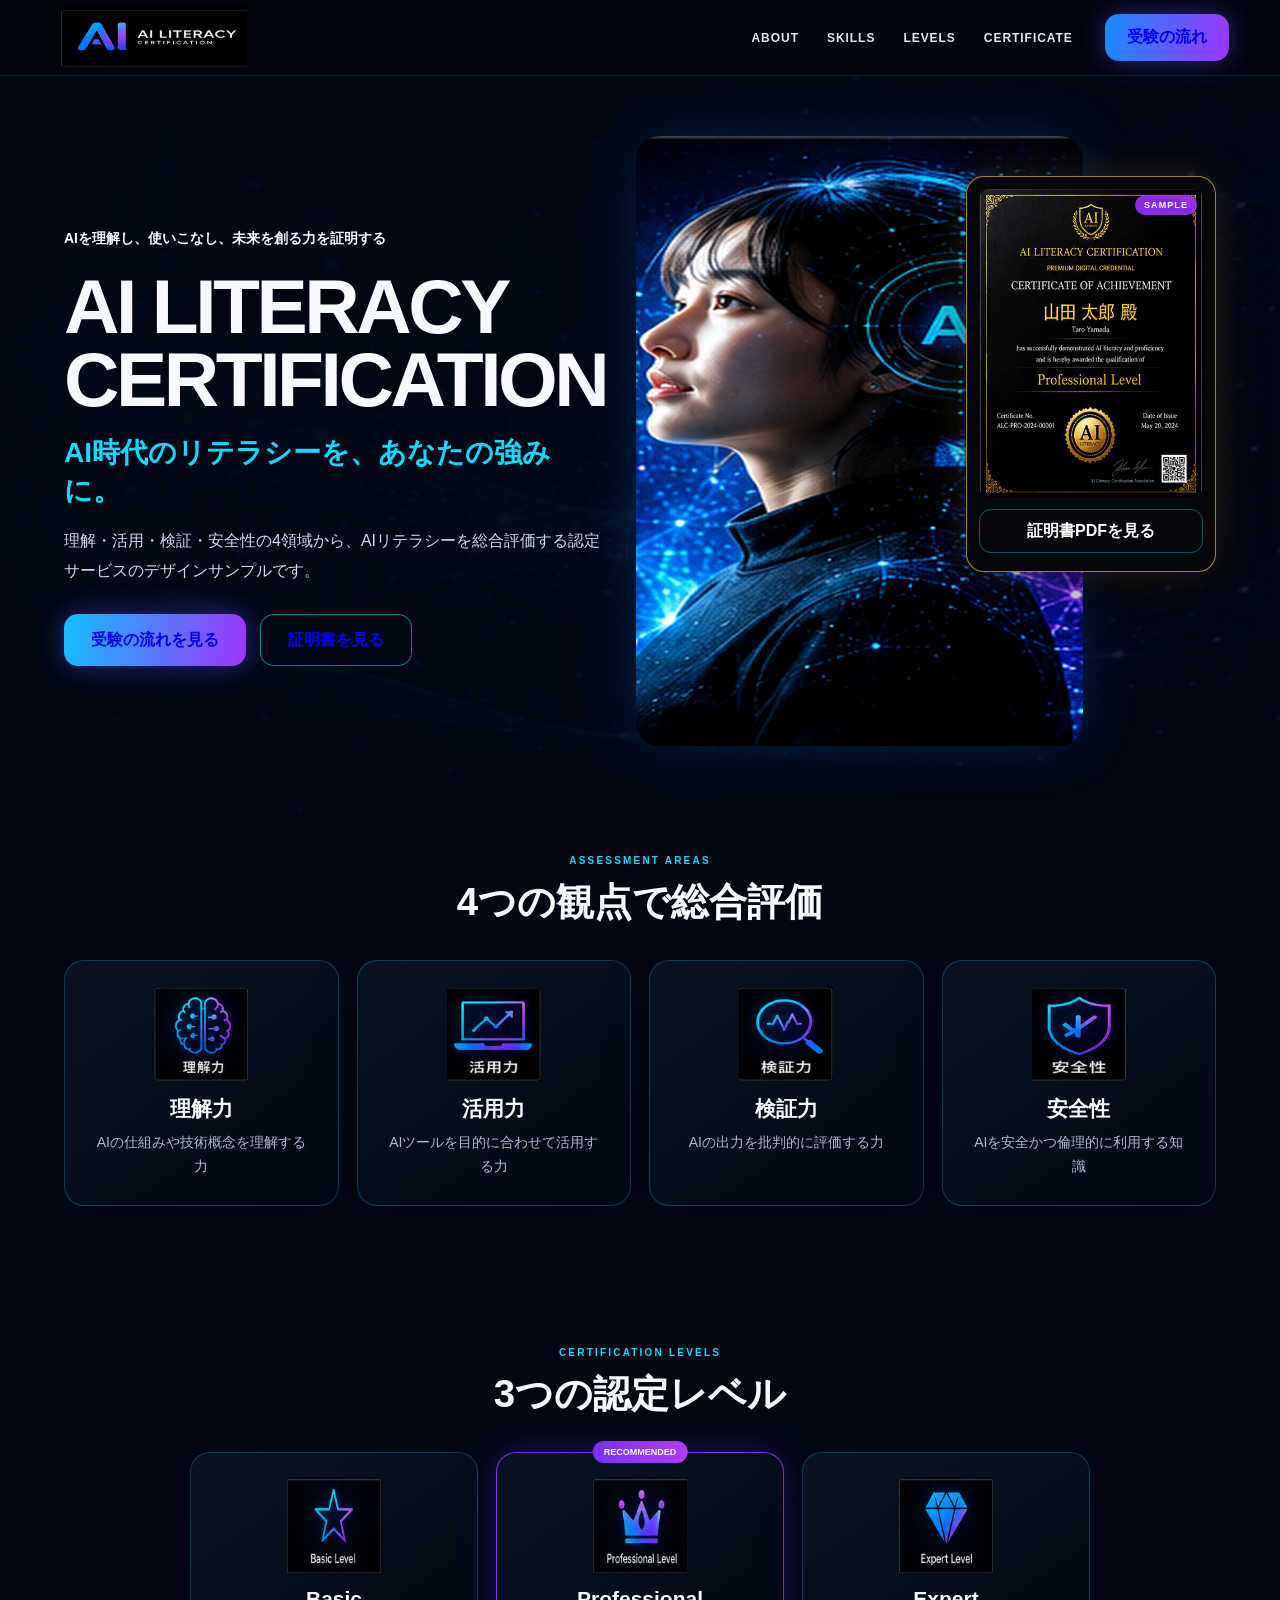
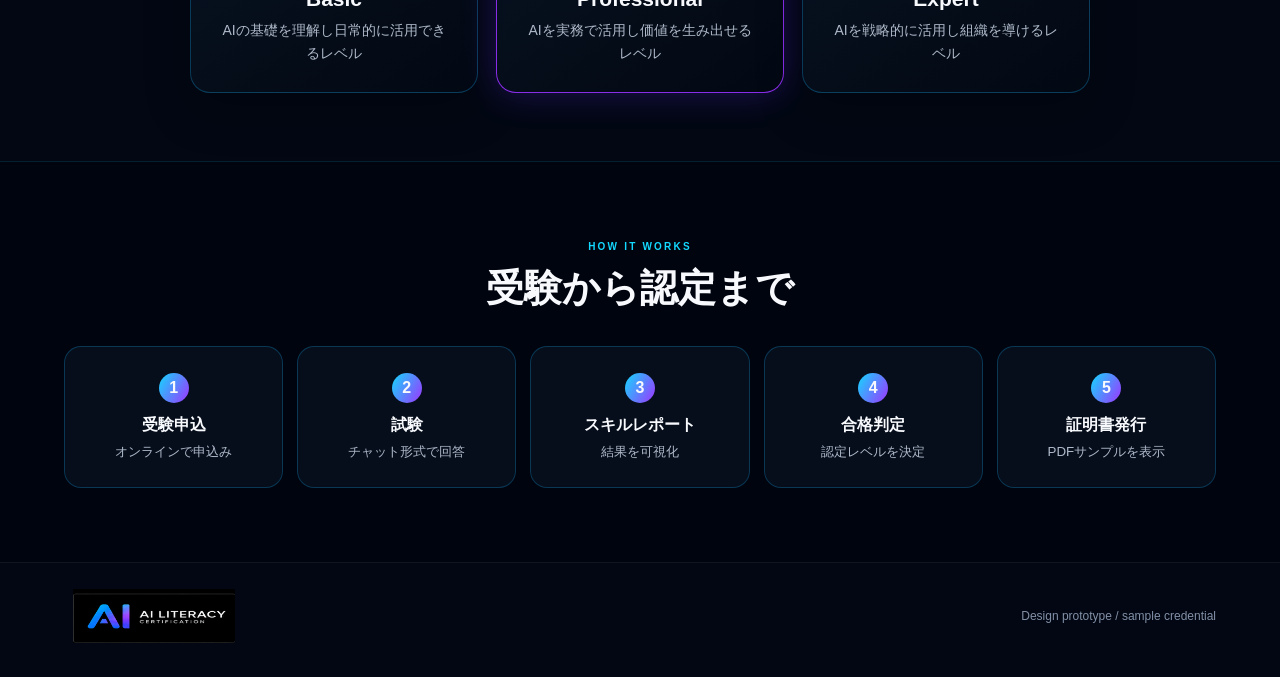
<file: index.html>
<!doctype html>
<html lang="ja">
<head>
  <meta charset="utf-8">
  <meta name="viewport" content="width=device-width,initial-scale=1">
  <meta name="description" content="AIリテラシー認定サービスのデザインサンプル">
  <title>AI Literacy Certification</title>
  <link rel="stylesheet" href="style.css">
</head>
<body>
<header class="site-header">
  <a class="brand" href="#top"><img src="assets/logo.png" alt="AI Literacy Certification"></a>
  <nav>
    <a href="#about">ABOUT</a>
    <a href="#skills">SKILLS</a>
    <a href="#levels">LEVELS</a>
    <a href="#certificate">CERTIFICATE</a>
  </nav>
  <a class="header-cta" href="#journey">受験の流れ</a>
</header>

<main id="top">
  <section class="hero">
    <div class="hero-copy">
      <p class="eyebrow">AIを理解し、使いこなし、未来を創る力を証明する</p>
      <h1>AI LITERACY<br>CERTIFICATION</h1>
      <p class="lead">AI時代のリテラシーを、あなたの強みに。</p>
      <p class="description">理解・活用・検証・安全性の4領域から、AIリテラシーを総合評価する認定サービスのデザインサンプルです。</p>
      <div class="hero-actions">
        <a class="button primary" href="#journey">受験の流れを見る</a>
        <a class="button secondary" href="#certificate">証明書を見る</a>
      </div>
    </div>

    <div class="hero-media">
      <img class="hero-person" src="assets/hero-person.png" alt="AIネットワークを表現した人物ビジュアル">
      <article class="certificate-card" id="certificate">
        <span class="sample">SAMPLE</span>
        <img src="assets/certificate.png" alt="証明書サンプル">
        <a href="certificate-sample.pdf" target="_blank" rel="noopener">証明書PDFを見る</a>
      </article>
    </div>
  </section>

  <section class="section" id="about">
    <div class="heading"><span>ASSESSMENT AREAS</span><h2>4つの観点で総合評価</h2></div>
    <div class="grid skills" id="skills">
      <article><img src="assets/icon-brain.png" alt=""><h3>理解力</h3><p>AIの仕組みや技術概念を理解する力</p></article>
      <article><img src="assets/icon-usage.png" alt=""><h3>活用力</h3><p>AIツールを目的に合わせて活用する力</p></article>
      <article><img src="assets/icon-verify.png" alt=""><h3>検証力</h3><p>AIの出力を批判的に評価する力</p></article>
      <article><img src="assets/icon-security.png" alt=""><h3>安全性</h3><p>AIを安全かつ倫理的に利用する知識</p></article>
    </div>
  </section>

  <section class="section" id="levels">
    <div class="heading"><span>CERTIFICATION LEVELS</span><h2>3つの認定レベル</h2></div>
    <div class="grid levels">
      <article><img src="assets/icon-basic.png" alt=""><h3>Basic</h3><p>AIの基礎を理解し日常的に活用できるレベル</p></article>
      <article class="featured"><b>RECOMMENDED</b><img src="assets/icon-professional.png" alt=""><h3>Professional</h3><p>AIを実務で活用し価値を生み出せるレベル</p></article>
      <article><img src="assets/icon-expert.png" alt=""><h3>Expert</h3><p>AIを戦略的に活用し組織を導けるレベル</p></article>
    </div>
  </section>

  <section class="journey" id="journey">
    <div class="heading"><span>HOW IT WORKS</span><h2>受験から認定まで</h2></div>
    <ol>
      <li><i>1</i><strong>受験申込</strong><small>オンラインで申込み</small></li>
      <li><i>2</i><strong>試験</strong><small>チャット形式で回答</small></li>
      <li><i>3</i><strong>スキルレポート</strong><small>結果を可視化</small></li>
      <li><i>4</i><strong>合格判定</strong><small>認定レベルを決定</small></li>
      <li><i>5</i><strong>証明書発行</strong><small>PDFサンプルを表示</small></li>
    </ol>
  </section>
</main>

<footer><img src="assets/logo.png" alt=""><span>Design prototype / sample credential</span></footer>
</body>
</html>
</file>
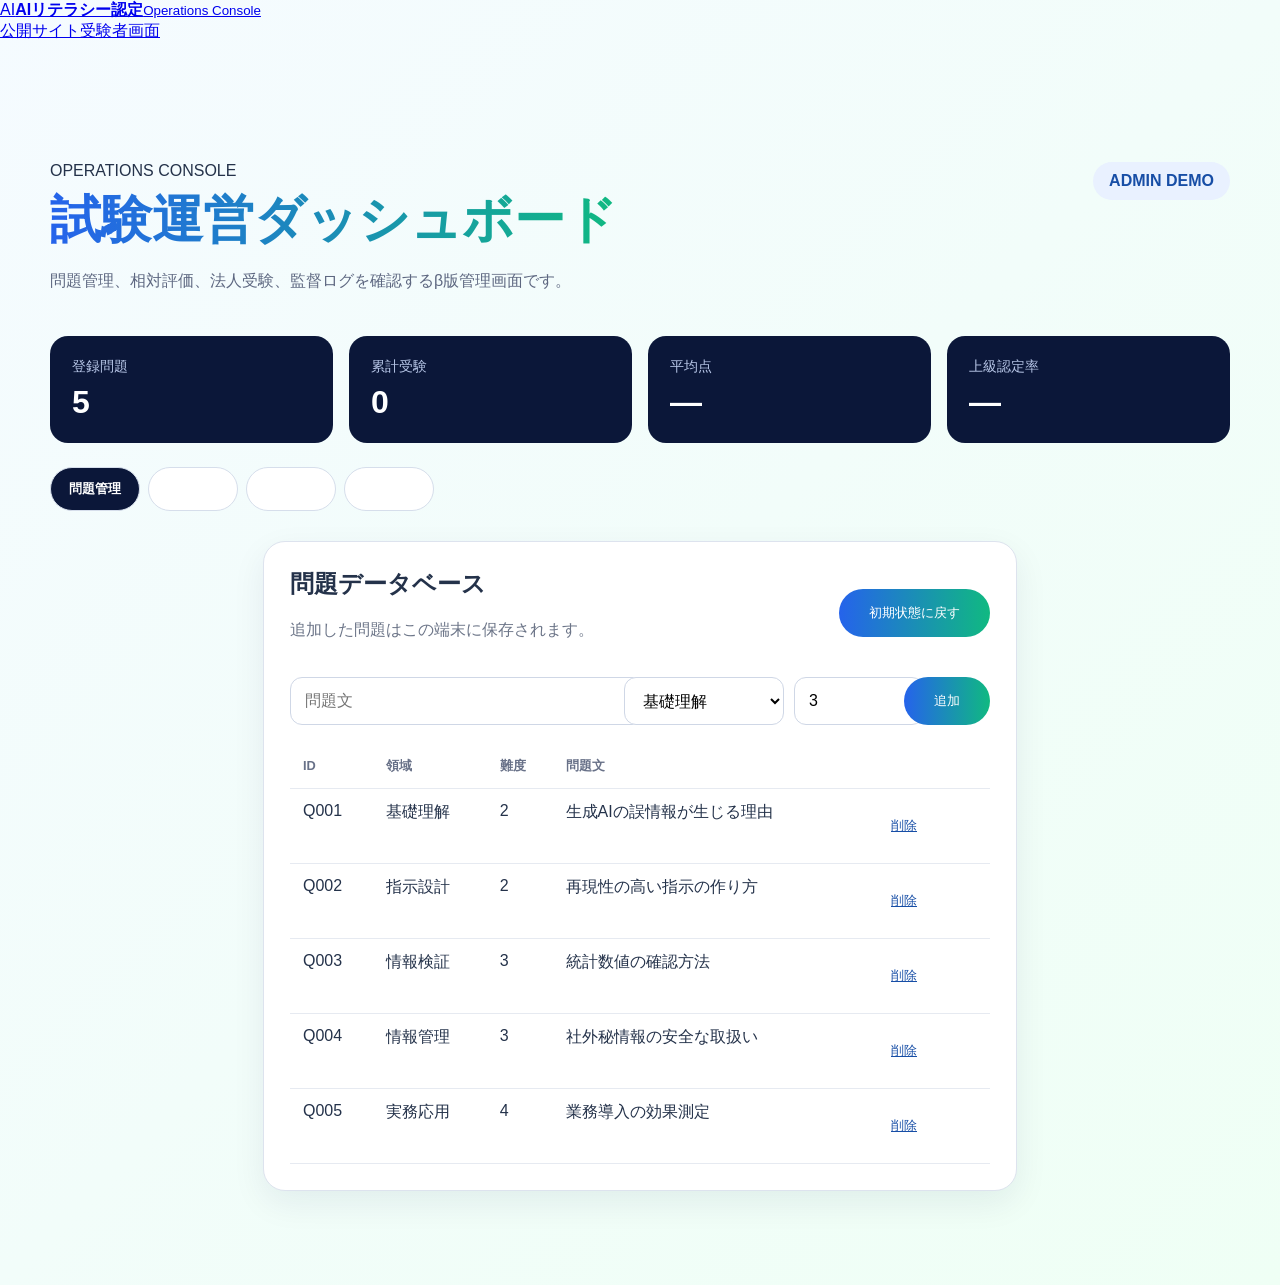
<file: admin.html>
<!doctype html><html lang="ja"><head><meta charset="utf-8"><meta name="viewport" content="width=device-width,initial-scale=1"><title>運営管理 | AIリテラシー認定</title><link rel="stylesheet" href="styles.css"><link rel="stylesheet" href="dashboard.css"></head><body>
<header class="site-header"><div class="header-inner"><a class="brand" href="index.html"><span class="brand-mark">AI</span><span class="brand-copy"><strong>AIリテラシー認定</strong><small>Operations Console</small></span></a><nav class="header-nav"><a href="index.html">公開サイト</a><a href="portal.html">受験者画面</a></nav></div></header>
<main class="dash-shell"><section class="dash-hero"><div><span class="eyebrow simple">OPERATIONS CONSOLE</span><h1>試験運営ダッシュボード</h1><p>問題管理、相対評価、法人受験、監督ログを確認するβ版管理画面です。</p></div><span class="status-pill">ADMIN DEMO</span></section>
<div class="metric-grid"><article><span>登録問題</span><strong id="questionCountAdmin">15</strong></article><article><span>累計受験</span><strong id="totalAttempts">0</strong></article><article><span>平均点</span><strong id="averageScore">—</strong></article><article><span>上級認定率</span><strong id="expertRate">—</strong></article></div>
<div class="admin-tabs"><button class="active" data-tab="questions">問題管理</button><button data-tab="equating">相対評価</button><button data-tab="corporate">法人管理</button><button data-tab="security">監督ログ</button></div>
<section class="panel tab-panel active" id="questions"><div class="panel-head"><div><h2>問題データベース</h2><p class="muted">追加した問題はこの端末に保存されます。</p></div><button id="seedQuestions" class="button button-ghost">初期状態に戻す</button></div><form id="questionForm" class="question-form"><input id="qTitle" placeholder="問題文" required><select id="qCategory"><option>基礎理解</option><option>指示設計</option><option>情報検証</option><option>情報管理</option><option>実務応用</option></select><input id="qDifficulty" type="number" min="1" max="5" value="3" required><button class="button button-primary">追加</button></form><div class="table-wrap"><table><thead><tr><th>ID</th><th>領域</th><th>難度</th><th>問題文</th><th></th></tr></thead><tbody id="questionRows"></tbody></table></div></section>
<section class="panel tab-panel" id="equating"><h2>相対評価・等化処理</h2><p class="muted">β版では受験データからパーセンタイルを算出し、絶対基準とのハイブリッドで判定します。</p><div class="cut-grid"><label>Basic最低点<input id="basicCut" type="number" value="50"></label><label>Professional最低点<input id="proCut" type="number" value="70"></label><label>Expert候補 上位<input id="expertPercent" type="number" value="5"><span>%</span></label></div><button id="runEquating" class="button button-primary">判定基準を再計算</button><div id="equatingResult" class="grade-result"></div></section>
<section class="panel tab-panel" id="corporate"><div class="panel-head"><div><h2>法人向け受験管理</h2><p class="muted">受験コード発行、割当、進捗集計のデモです。</p></div><button id="addCompany" class="button button-primary">法人を追加</button></div><div id="companyList" class="company-list"></div></section>
<section class="panel tab-panel" id="security"><h2>本人確認・不正受験ログ</h2><div class="table-wrap"><table><thead><tr><th>日時</th><th>受験者</th><th>イベント</th><th>リスク</th></tr></thead><tbody id="securityRows"></tbody></table></div></section>
</main><script src="admin.js"></script></body></html>
</file>
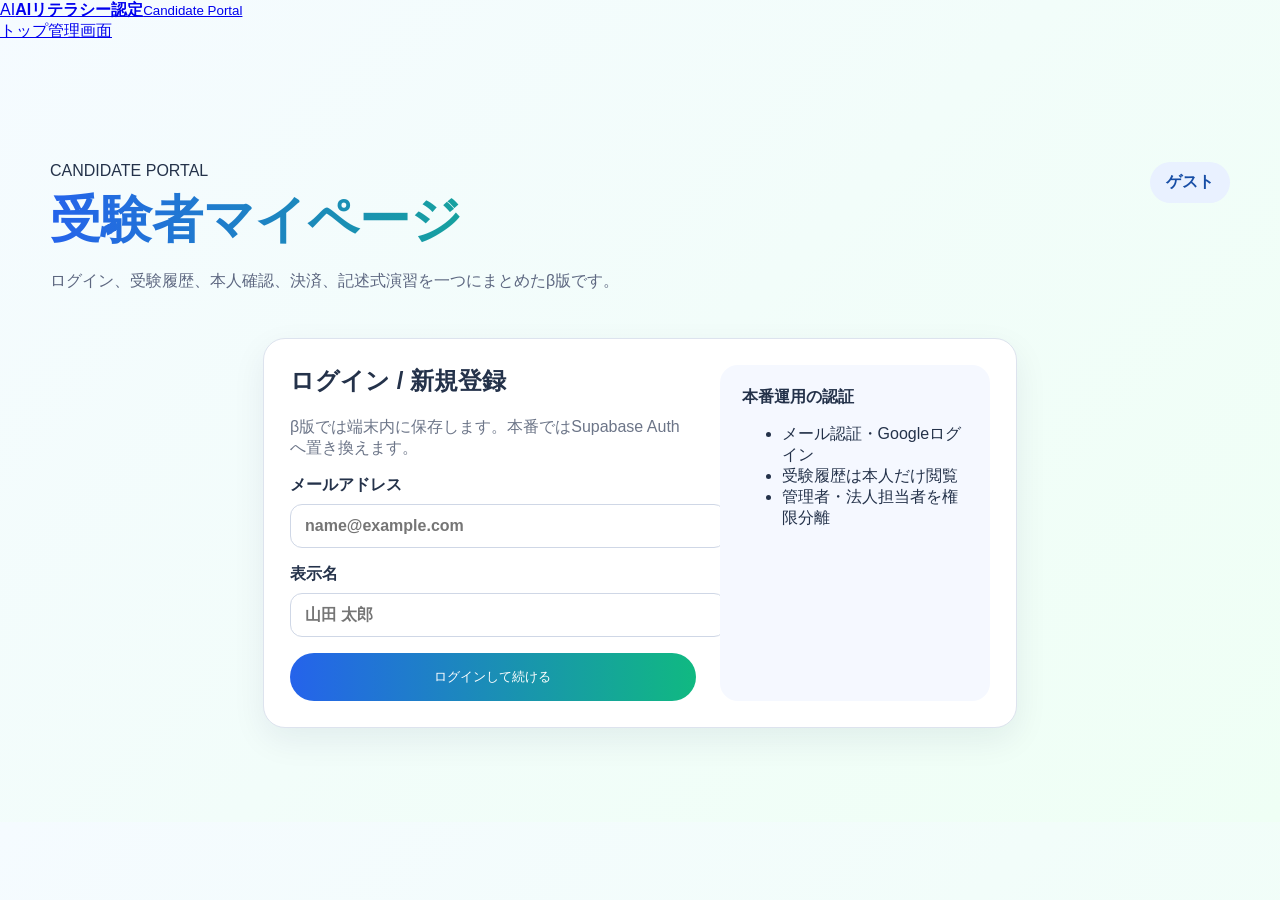
<file: portal.html>
<!doctype html><html lang="ja"><head><meta charset="utf-8"><meta name="viewport" content="width=device-width,initial-scale=1"><title>マイページ | AIリテラシー認定</title><link rel="stylesheet" href="styles.css"><link rel="stylesheet" href="dashboard.css"></head><body>
<header class="site-header"><div class="header-inner"><a class="brand" href="index.html"><span class="brand-mark">AI</span><span class="brand-copy"><strong>AIリテラシー認定</strong><small>Candidate Portal</small></span></a><nav class="header-nav"><a href="index.html">トップ</a><a href="admin.html">管理画面</a></nav></div></header>
<main class="dash-shell"><section class="dash-hero"><div><span class="eyebrow simple">CANDIDATE PORTAL</span><h1>受験者マイページ</h1><p>ログイン、受験履歴、本人確認、決済、記述式演習を一つにまとめたβ版です。</p></div><div id="userBadge" class="user-badge">ゲスト</div></section>
<section id="authPanel" class="panel auth-grid"><div><h2>ログイン / 新規登録</h2><p class="muted">β版では端末内に保存します。本番ではSupabase Authへ置き換えます。</p><form id="authForm" class="stack"><label>メールアドレス<input id="email" type="email" required placeholder="name@example.com"></label><label>表示名<input id="displayName" required maxlength="30" placeholder="山田 太郎"></label><button class="button button-primary" type="submit">ログインして続ける</button></form></div><div class="security-card"><strong>本番運用の認証</strong><ul><li>メール認証・Googleログイン</li><li>受験履歴は本人だけ閲覧</li><li>管理者・法人担当者を権限分離</li></ul></div></section>
<section id="portalContent" hidden>
<div class="metric-grid"><article><span>受験回数</span><strong id="attemptCount">0</strong></article><article><span>最高スコア</span><strong id="bestScore">—</strong></article><article><span>現在の認定</span><strong id="currentLevel">未受験</strong></article><article><span>本人確認</span><strong id="identityState">未完了</strong></article></div>
<div class="two-col"><section class="panel"><div class="panel-head"><div><h2>受験履歴</h2><p class="muted">診断結果を端末内から読み込みます。</p></div><a class="button button-primary" href="index.html#levels">試験を受ける</a></div><div id="historyList" class="history-list"></div></section>
<section class="panel"><h2>正式試験の申込み</h2><div class="price-card"><span>AIリテラシー認定試験</span><strong>4,980円</strong><small>本人確認・PDF認定証込み</small><button id="payButton" class="button button-primary button-full">テスト決済へ</button><p id="paymentStatus" class="muted">Stripe Checkout接続前のデモです。</p></div></section></div>
<div class="two-col"><section class="panel"><h2>本人確認・不正受験対策</h2><div class="check-list"><label><input id="idCheck" type="checkbox"> 顔写真付き本人確認書類を確認した</label><label><input id="cameraCheck" type="checkbox"> カメラ利用と受験環境の記録に同意する</label><label><input id="rulesCheck" type="checkbox"> 画面離脱・コピー操作を監督ログに記録する</label></div><button id="saveVerification" class="button button-ghost">確認状況を保存</button><div id="proctorLog" class="log-box"></div></section>
<section class="panel"><h2>AI記述式採点</h2><p class="muted">模範観点に照らして、論点・安全性・具体性を採点します。β版はルールベース、本番はサーバー経由のAI採点です。</p><label>設問<textarea readonly>社外秘資料を生成AIで要約するよう依頼された。安全かつ効率的に進める手順を300字以内で説明してください。</textarea></label><label>回答<textarea id="writtenAnswer" rows="7" placeholder="回答を入力してください"></textarea></label><button id="gradeWritten" class="button button-primary">採点する</button><div id="gradeResult" class="grade-result"></div></section></div>
<button id="logout" class="text-button">ログアウト</button>
</section></main><script src="portal.js"></script></body></html>
</file>
<file: style.css>
*{box-sizing:border-box}
:root{--bg:#020713;--panel:#07111f;--cyan:#13d8ff;--purple:#9e35ff;--text:#f7f9fd;--muted:#aeb9ca}
html{scroll-behavior:smooth}
body{margin:0;background:var(--bg);color:var(--text);font-family:-apple-system,BlinkMacSystemFont,"Segoe UI","Noto Sans JP",sans-serif}
body:before{content:"";position:fixed;inset:0;z-index:-2;background:url("assets/background.jpg") center/cover fixed;opacity:.42}
body:after{content:"";position:fixed;inset:0;z-index:-1;background:linear-gradient(90deg,rgba(2,7,19,.98),rgba(2,7,19,.78))}
.site-header{height:76px;padding:0 4vw;display:flex;align-items:center;gap:32px;position:sticky;top:0;z-index:20;background:rgba(1,5,14,.9);backdrop-filter:blur(16px);border-bottom:1px solid rgba(19,216,255,.15)}
.brand img{width:205px;height:62px;object-fit:contain}
.site-header nav{display:flex;gap:28px;margin-left:auto}.site-header nav a{text-decoration:none;color:#dfe7f4;font-size:12px;font-weight:800;letter-spacing:.08em}
.header-cta,.button{display:inline-flex;align-items:center;justify-content:center;text-decoration:none;border-radius:14px;font-weight:850}
.header-cta{padding:13px 22px;background:linear-gradient(100deg,#168cff,var(--purple));box-shadow:0 0 26px rgba(88,76,255,.45)}
.hero{min-height:690px;padding:60px 5vw 36px;display:grid;grid-template-columns:.9fr 1.1fr;gap:30px;align-items:center}
.hero-copy{max-width:650px}.eyebrow{font-size:14px;font-weight:760}.hero h1{font-size:clamp(56px,6vw,92px);line-height:.95;letter-spacing:-.045em;margin:22px 0 18px}.lead{color:var(--cyan);font-size:clamp(22px,2.2vw,34px);font-weight:900;margin:0 0 15px}.description{color:#d1dae8;line-height:1.9}
.hero-actions{display:flex;gap:14px;margin-top:28px}.button{padding:0 27px;min-height:52px}.primary{background:linear-gradient(100deg,#13bfff,var(--purple));box-shadow:0 0 28px rgba(72,78,255,.48)}.secondary{border:1px solid rgba(19,216,255,.55);background:rgba(1,7,18,.45)}
.hero-media{height:610px;position:relative}.hero-person{position:absolute;inset:0 23% 0 0;width:77%;height:100%;object-fit:cover;border-radius:24px;box-shadow:0 0 54px rgba(0,127,255,.22)}
.certificate-card{position:absolute;right:0;top:40px;width:34%;min-width:250px;padding:12px 12px 18px;background:#05070b;border:1px solid rgba(218,173,52,.75);border-radius:18px;box-shadow:0 0 40px rgba(218,173,52,.16),0 20px 50px rgba(0,0,0,.5)}
.certificate-card img{width:100%;display:block;border-radius:10px}.certificate-card a{display:flex;align-items:center;justify-content:center;margin-top:12px;min-height:44px;border:1px solid rgba(19,216,255,.4);border-radius:12px;text-decoration:none;color:white;font-weight:800}
.sample{position:absolute;right:18px;top:18px;padding:5px 9px;border-radius:999px;background:rgba(151,48,255,.9);font-size:9px;font-weight:900;letter-spacing:.12em}
.section{padding:68px 5vw}.heading{text-align:center;margin-bottom:32px}.heading span{color:var(--cyan);font-size:10px;font-weight:900;letter-spacing:.22em}.heading h2{font-size:clamp(28px,3vw,43px);margin:9px 0 0}
.grid{max-width:1180px;margin:0 auto;display:grid;gap:18px}.skills{grid-template-columns:repeat(4,1fr)}.levels{grid-template-columns:repeat(3,1fr);max-width:900px}
.grid article{position:relative;padding:26px;text-align:center;background:linear-gradient(145deg,rgba(8,20,35,.94),rgba(3,9,19,.94));border:1px solid rgba(19,150,215,.34);border-radius:20px;box-shadow:0 17px 45px rgba(0,0,0,.25);transition:.25s}
.grid article:hover{transform:translateY(-4px);border-color:rgba(19,216,255,.75);box-shadow:0 0 28px rgba(0,157,255,.18)}
.grid img{width:94px;height:94px;object-fit:contain}.grid h3{font-size:21px;margin:10px 0 8px}.grid p{color:var(--muted);font-size:14px;line-height:1.7;margin:0}
.featured{border-color:rgba(151,48,255,.9)!important;box-shadow:0 0 34px rgba(108,45,255,.28)!important}.featured b{position:absolute;top:-12px;left:50%;transform:translateX(-50%);padding:6px 11px;border-radius:999px;background:linear-gradient(100deg,#7531ff,#b23cff);font-size:9px}
.journey{padding:74px 5vw;background:rgba(1,5,14,.72);border-top:1px solid rgba(19,216,255,.13)}
.journey ol{list-style:none;padding:0;margin:0 auto;max-width:1160px;display:grid;grid-template-columns:repeat(5,1fr);gap:14px}.journey li{min-height:142px;padding:20px 14px;background:rgba(7,17,31,.86);border:1px solid rgba(19,150,215,.3);border-radius:17px;display:flex;flex-direction:column;align-items:center;justify-content:center}.journey i{font-style:normal;width:30px;height:30px;border-radius:50%;display:grid;place-items:center;margin-bottom:12px;background:linear-gradient(120deg,var(--cyan),var(--purple));font-weight:900}.journey small{margin-top:7px;color:var(--muted)}
footer{padding:26px 5vw 34px;display:flex;align-items:center;justify-content:space-between;color:#8290a7;font-size:12px;border-top:1px solid rgba(255,255,255,.06)}footer img{width:180px;height:54px;object-fit:contain}
@media(max-width:980px){.site-header nav{display:none}.header-cta{margin-left:auto}.hero{grid-template-columns:1fr}.hero-media{height:610px}.skills{grid-template-columns:repeat(2,1fr)}.journey ol{grid-template-columns:repeat(2,1fr)}}
@media(max-width:640px){.site-header{height:66px;padding:0 16px}.brand img{width:155px}.header-cta{font-size:11px;padding:10px 13px}.hero{padding:38px 18px 26px}.hero h1{font-size:47px}.hero-actions{flex-direction:column}.hero-media{height:560px}.hero-person{inset:0 0 150px 0;width:100%;height:410px}.certificate-card{top:auto;bottom:0;right:7%;width:54%;min-width:0}.section,.journey{padding:50px 18px}.skills,.levels,.journey ol{grid-template-columns:1fr}footer{padding:22px 18px;flex-direction:column;gap:10px}}
</file>
<file: styles.css>
body{
margin:0;
font-family:-apple-system,BlinkMacSystemFont,"Segoe UI",sans-serif;
background:linear-gradient(135deg,#f5fbff,#effff5);
color:#24324a;
}
.hero{text-align:center;padding:90px 20px}
.logo{
display:inline-block;
background:white;
padding:12px 25px;
border-radius:30px;
box-shadow:0 10px 30px #0001;
}
h1{
font-size:clamp(36px,6vw,60px);
background:linear-gradient(90deg,#2563eb,#10b981);
-webkit-background-clip:text;
color:transparent;
}
button{
border:0;
border-radius:30px;
padding:15px 30px;
background:linear-gradient(90deg,#2563eb,#10b981);
color:white;
cursor:pointer;
}
.panel{
max-width:700px;
margin:30px auto;
padding:25px;
background:white;
border-radius:25px;
box-shadow:0 15px 40px #0001;
}
.message{
padding:15px;
border-radius:20px;
margin:10px;
}
.ai{background:#eef7ff}
.user{background:#ecfff3}
input{
width:65%;
padding:15px;
border-radius:20px;
border:1px solid #ddd;
}
.cards{
display:flex;
gap:20px;
justify-content:center;
padding:40px;
flex-wrap:wrap;
}
.card{
background:#ffffffcc;
padding:25px;
border-radius:25px;
width:220px;
box-shadow:0 10px 30px #0001;
}
.hidden{display:none}
</file>
<file: dashboard.css>
.dash-shell{max-width:1180px;margin:0 auto;padding:120px 24px 70px}.dash-hero{display:flex;justify-content:space-between;align-items:flex-start;gap:30px;margin-bottom:28px}.dash-hero h1{font-size:clamp(2rem,4vw,3.5rem);margin:.4rem 0}.dash-hero p{max-width:760px;color:#5d6780}.user-badge,.status-pill{background:#e9f1ff;color:#174ea6;padding:10px 16px;border-radius:999px;font-weight:800}.panel{background:#fff;border:1px solid #dde3ee;border-radius:22px;padding:26px;box-shadow:0 12px 34px rgba(13,31,68,.07);margin-bottom:24px}.panel h2{margin-top:0}.panel-head{display:flex;justify-content:space-between;align-items:center;gap:20px}.auth-grid,.two-col{display:grid;grid-template-columns:1.2fr .8fr;gap:24px}.stack{display:grid;gap:16px}.stack label,.panel label{display:grid;gap:8px;font-weight:700}.stack input,.panel input,.panel select,.panel textarea{width:100%;border:1px solid #cfd7e6;border-radius:12px;padding:12px 14px;font:inherit;background:#fff}.security-card,.price-card{background:#f5f8ff;border-radius:18px;padding:22px}.metric-grid{display:grid;grid-template-columns:repeat(4,1fr);gap:16px;margin-bottom:24px}.metric-grid article{background:#0b1739;color:#fff;border-radius:18px;padding:22px}.metric-grid span{display:block;color:#b8c7e8;font-size:.85rem}.metric-grid strong{display:block;font-size:2rem;margin-top:8px}.muted{color:#6c7588}.history-list{display:grid;gap:12px}.history-item{display:flex;justify-content:space-between;gap:16px;padding:15px;border:1px solid #e2e7f0;border-radius:14px}.history-item strong{display:block}.check-list{display:grid;gap:13px;margin:18px 0}.check-list label{display:flex;grid-template-columns:auto 1fr;align-items:start}.log-box,.grade-result{margin-top:16px;padding:16px;border-radius:14px;background:#f4f7fb;white-space:pre-wrap}.grade-result:empty,.log-box:empty{display:none}.text-button{border:0;background:none;color:#174ea6;text-decoration:underline;cursor:pointer}.admin-tabs{display:flex;gap:8px;overflow:auto;margin-bottom:18px}.admin-tabs button{border:1px solid #d6deeb;background:#fff;padding:12px 18px;border-radius:999px;font-weight:800;cursor:pointer}.admin-tabs button.active{background:#0b1739;color:#fff}.tab-panel{display:none}.tab-panel.active{display:block}.question-form{display:grid;grid-template-columns:1fr 160px 100px auto;gap:10px;margin:20px 0}.table-wrap{overflow:auto}table{width:100%;border-collapse:collapse}th,td{text-align:left;padding:13px;border-bottom:1px solid #e6eaf1;vertical-align:top}th{font-size:.8rem;color:#687188}.cut-grid{display:grid;grid-template-columns:repeat(3,1fr);gap:16px;margin:20px 0}.company-list{display:grid;gap:14px}.company-card{border:1px solid #e0e6ef;border-radius:16px;padding:18px;display:grid;grid-template-columns:1fr repeat(3,120px);gap:16px;align-items:center}.risk-high{color:#b42318;font-weight:800}.risk-low{color:#067647;font-weight:800}@media(max-width:800px){.auth-grid,.two-col,.metric-grid,.cut-grid{grid-template-columns:1fr}.question-form{grid-template-columns:1fr}.company-card{grid-template-columns:1fr 1fr}.dash-hero{display:block}.panel-head{align-items:flex-start;flex-direction:column}}
</file>
